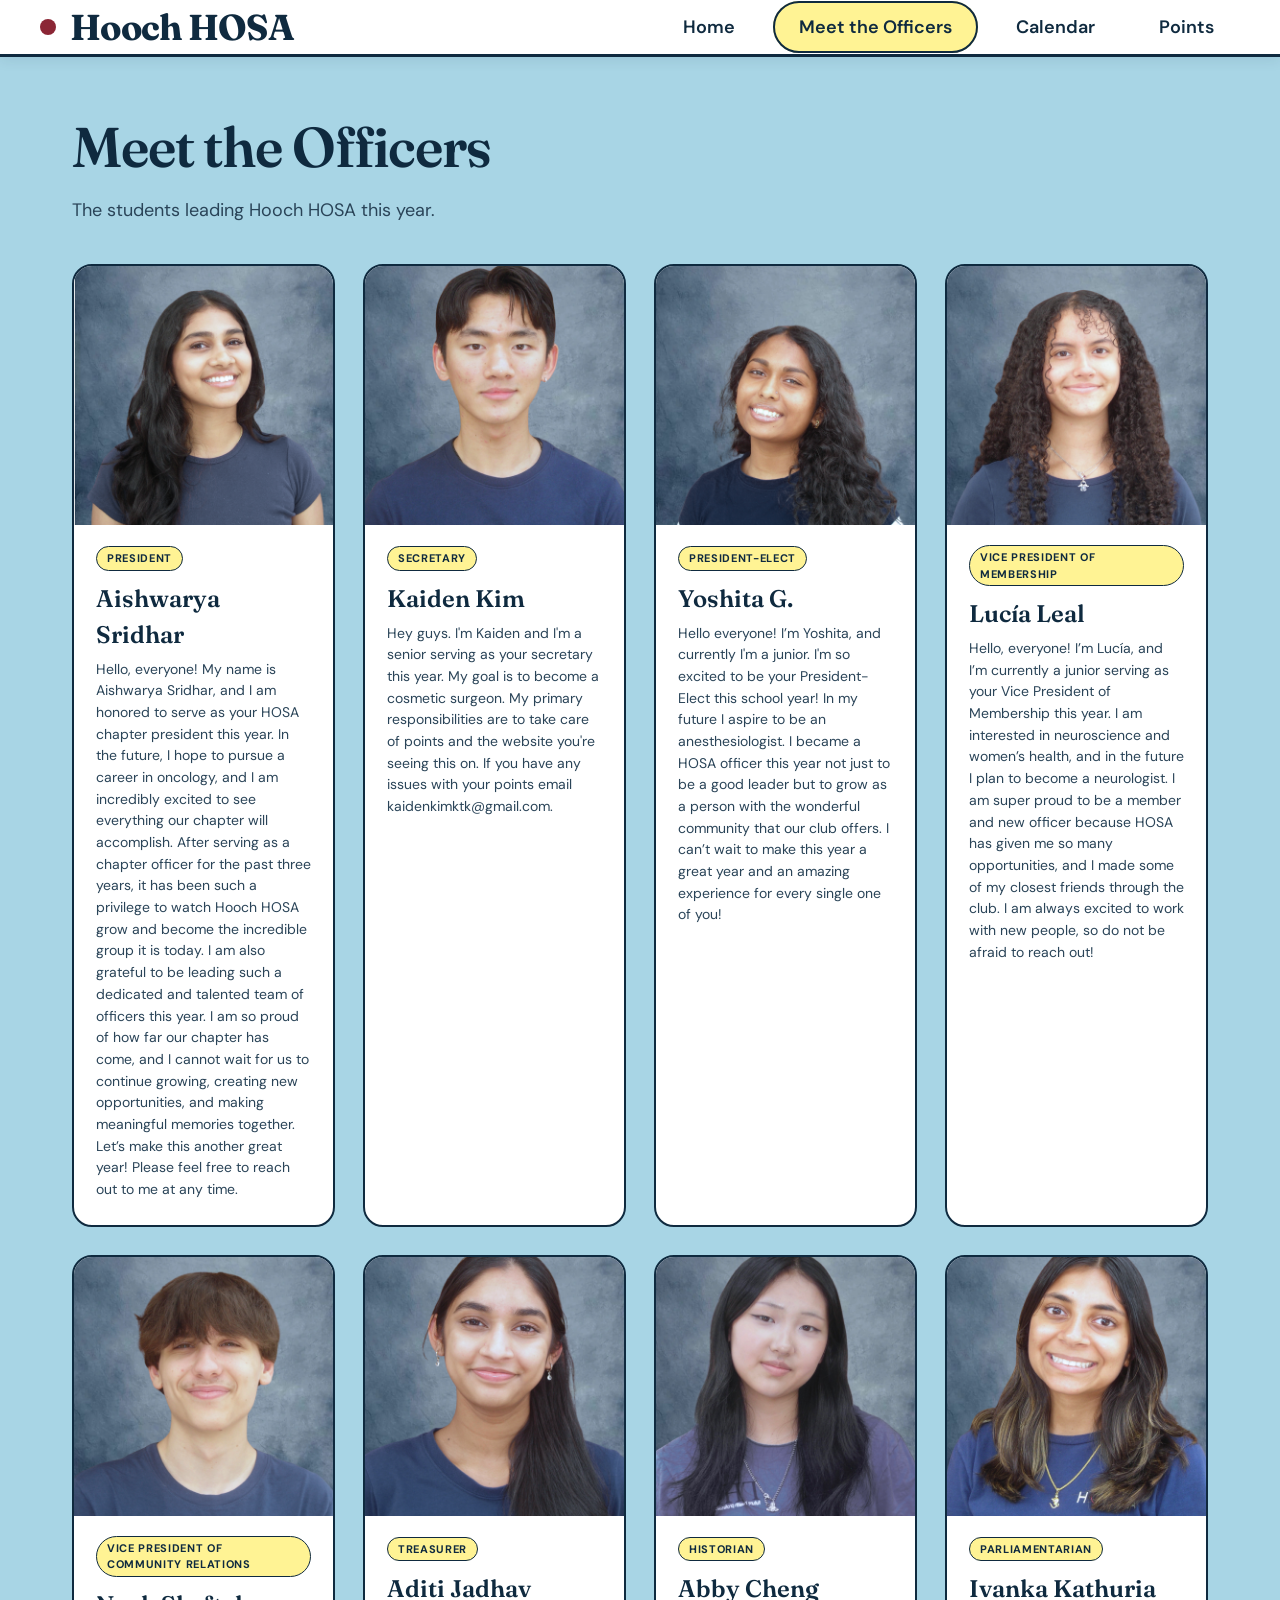
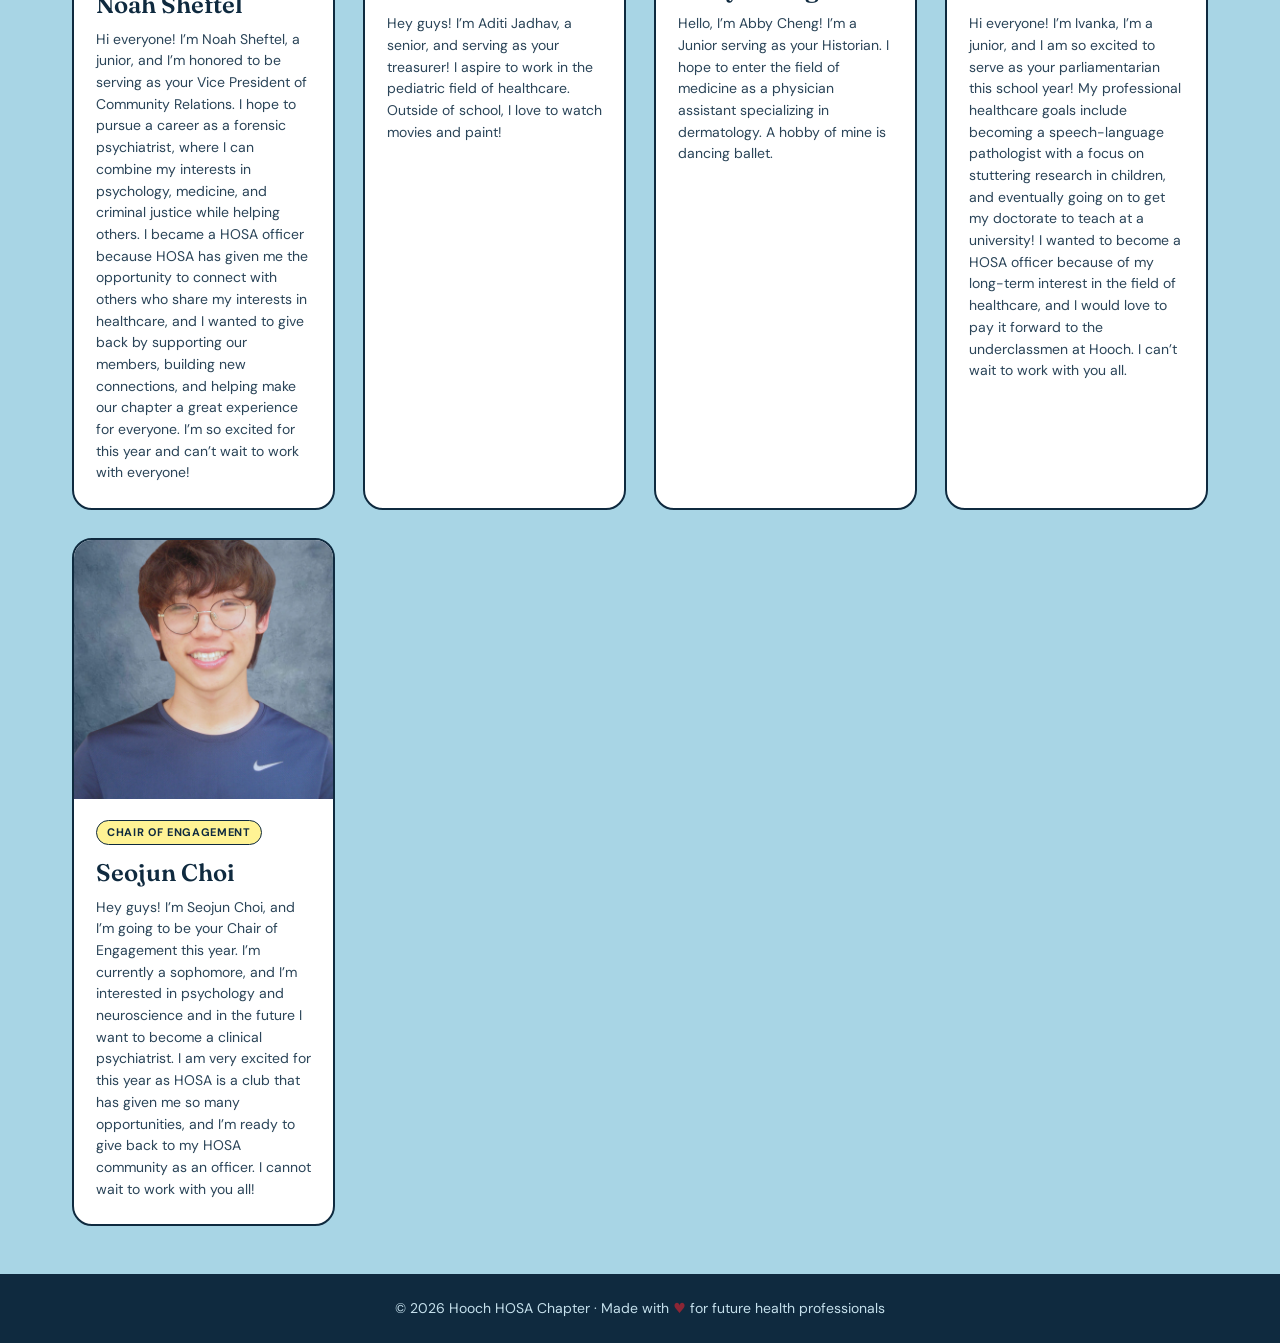
<file: hosa-website/officers.html>
<!DOCTYPE html>
<html lang="en">
<head>
  <meta charset="UTF-8" />
  <meta name="viewport" content="width=device-width, initial-scale=1.0" />
  <title>Meet the Officers — Hooch HOSA</title>
  <link rel="stylesheet" href="styles.css" />
</head>
<body>

  <!-- ============ NAVIGATION ============ -->
  <nav class="navbar">
    <a href="index.html" class="navbar-logo">
      <span class="logo-dot"></span>
      Hooch HOSA
    </a>
    <button class="nav-toggle" onclick="document.getElementById('navLinks').classList.toggle('open')">☰</button>
    <ul class="navbar-links" id="navLinks">
      <li><a href="index.html">Home</a></li>
      <li><a href="officers.html" class="active">Meet the Officers</a></li>
      <!-- UPDATE the # below with your Google Doc URL when ready -->
      <li><a href="https://docs.google.com/document/d/1BckQxEflYLn_q7X08YZLJKJpTsQtnisL/edit" target="_blank" rel="noopener">Calendar</a></li>
      <li><a href="points.html">Points</a></li>
    </ul>
  </nav>

  <main>
    <div class="container">
      <h1 class="page-title">Meet the Officers</h1>
      <p class="page-subtitle">The students leading Hooch HOSA this year.</p>

      <!-- The officer cards will appear inside this div automatically. -->
      <div class="officers-grid" id="officersGrid"></div>
    </div>
  </main>

  <footer class="footer">
    © <span id="year"></span> Hooch HOSA Chapter · Made with <span class="footer-heart">♥</span> for future health professionals
  </footer>

  <script>
    document.getElementById('year').textContent = new Date().getFullYear();

    /* ===============================================================
       👇  EDIT YOUR OFFICERS HERE  👇
       ===============================================================
       Each officer is a block of 4 lines between { and }.
       To change someone, just edit the text between the quotes.

       FIELDS:
         name  — The officer's name shown on the card
         role  — Their position (President, VP, etc.)
         photo — Path to their picture. Examples:
                   "images/jane.jpg"   → uses that image
                   ""                  → shows their initials instead
         bio   — A short sentence about them

       TO ADD AN OFFICER: copy one whole { ... }, block (including
       the comma at the end) and paste it inside the [ ].

       TO REMOVE AN OFFICER: delete the whole { ... }, block.

       TO ADD A PHOTO:
         1. Put the photo in the "images" folder (next to this file).
         2. Set photo to something like "images/their-name.jpg".
       =============================================================== */

    const OFFICERS = [
      {
        name: "Aishwarya Sridhar",
        role: "President",
        photo: "images/aish.jpg",
        bio: "Hello, everyone! My name is Aishwarya Sridhar, and I am honored to serve as your HOSA chapter president this year. In the future, I hope to pursue a career in oncology, and I am incredibly excited to see everything our chapter will accomplish. After serving as a chapter officer for the past three years, it has been such a privilege to watch Hooch HOSA grow and become the incredible group it is today. I am also grateful to be leading such a dedicated and talented team of officers this year. I am so proud of how far our chapter has come, and I cannot wait for us to continue growing, creating new opportunities, and making meaningful memories together. Let’s make this another great year! Please feel free to reach out to me at any time."
      },
      {
        name: "Kaiden Kim",
        role: "Secretary",
        photo: "images/kaiden.jpg",
        bio: "Hey guys. I'm Kaiden and I'm a senior serving as your secretary this year. My goal is to become a cosmetic surgeon. My primary responsibilities are to take care of points and the website you're seeing this on. If you have any issues with your points email kaidenkimktk@gmail.com.  "
      },
      {
        name: "Yoshita G.",
        role: "President-Elect",
        photo: "images/yosh.jpg",
        bio: "Hello everyone! I’m Yoshita, and currently I'm a junior. I'm so excited to be your President-Elect this school year! In my future I aspire to be an anesthesiologist. I became a HOSA officer this year not just to be a good leader but to grow as a person with the wonderful community that our club offers. I can’t wait to make this year a great year and an amazing experience  for every single one of you!"
      },
      {
        name: "Lucía Leal",
        role: "Vice President of Membership",
        photo: "images/lucia.jpg",
        bio: "Hello, everyone! I’m Lucía, and I’m currently a junior serving as your Vice President of Membership this year. I am interested in neuroscience and women’s health, and in the future I plan to become a neurologist. I am super proud to be a member and new officer because HOSA has given me so many opportunities, and I made some of my closest friends through the club. I am always excited to work with new people, so do not be afraid to reach out!"
      },
      {
        name: "Noah Sheftel",
        role: "Vice President of Community Relations",
        photo: "images/noah.jpg",
        bio: "Hi everyone! I’m Noah Sheftel, a junior, and I’m honored to be serving as your Vice President of Community Relations. I hope to pursue a career as a forensic psychiatrist, where I can combine my interests in psychology, medicine, and criminal justice while helping others. I became a HOSA officer because HOSA has given me the opportunity to connect with others who share my interests in healthcare, and I wanted to give back by supporting our members, building new connections, and helping make our chapter a great experience for everyone. I’m so excited for this year and can’t wait to work with everyone!"
      },
      {
        name: "Aditi Jadhav",
        role: "Treasurer",
        photo: "images/aditi.jpg",
        bio: "Hey guys! I’m Aditi Jadhav, a senior, and serving as your treasurer! I aspire to work in the pediatric field of healthcare. Outside of school, I love to watch movies and paint!"
      },
      {
        name: "Abby Cheng",
        role: "Historian",
        photo: "images/abby.jpg",
        bio: "Hello, I’m Abby Cheng! I’m a Junior serving as your Historian. I hope to enter the field of medicine as a physician assistant specializing in dermatology. A hobby of mine is dancing ballet."
      },
      {
        name: "Ivanka Kathuria",
        role: "Parliamentarian",
        photo: "images/ivanka.jpg",
        bio: "Hi everyone! I’m Ivanka, I’m a junior, and I am so excited to serve as your parliamentarian this school year! My professional healthcare goals include becoming a speech-language pathologist with a focus on stuttering research in children, and eventually going on to get my doctorate to teach at a university! I wanted to become a HOSA officer because of my long-term interest in the field of healthcare, and I would love to pay it forward to the underclassmen at Hooch. I can’t wait to work with you all."
      },
      {
        name: "Seojun Choi",
        role: "Chair of Engagement",
        photo: "images/seojun.jpg",
        bio: "Hey guys! I’m Seojun Choi, and I’m going to be your Chair of Engagement this year. I’m currently a sophomore, and I’m interested in psychology and neuroscience and in the future I want to become a clinical psychiatrist. I am very excited for this year as HOSA is a club that has given me so many opportunities, and I’m ready to give back to my HOSA community as an officer. I cannot wait to work with you all!"
      },
    ];

    /* ===============================================================
       Nothing below this line needs to be edited.
       =============================================================== */

    function getInitials(name) {
      return name
        .split(/\s+/)
        .filter(Boolean)
        .map(w => w[0])
        .slice(0, 2)
        .join('')
        .toUpperCase();
    }

    function escapeHtml(s) {
      return String(s).replace(/[&<>"']/g, c =>
        ({'&':'&amp;','<':'&lt;','>':'&gt;','"':'&quot;',"'":'&#39;'}[c])
      );
    }

    function renderOfficers() {
      const grid = document.getElementById('officersGrid');

      if (!OFFICERS.length) {
        grid.innerHTML = '<p style="grid-column: 1/-1; text-align:center; color: var(--navy-soft);">No officers added yet.</p>';
        return;
      }

      grid.innerHTML = OFFICERS.map(o => {
        const hasPhoto = o.photo && o.photo.trim();
        const photoStyle = hasPhoto
          ? `style="background-image: url('${escapeHtml(o.photo)}')"`
          : '';
        const photoInner = hasPhoto ? '' : escapeHtml(getInitials(o.name));

        return `
          <div class="officer-card">
            <div class="officer-photo" ${photoStyle}>${photoInner}</div>
            <div class="officer-info">
              <span class="officer-role">${escapeHtml(o.role)}</span>
              <div class="officer-name">${escapeHtml(o.name)}</div>
              <p class="officer-bio">${escapeHtml(o.bio)}</p>
            </div>
          </div>
        `;
      }).join('');
    }

    renderOfficers();
  </script>
</body>
</html>
</file>
<file: hosa-website/styles.css>
/* ============================================================
   HOSA Website — Shared Styles
   Palette: light blue background, pale yellow accent, navy text
   ============================================================ */

@import url('https://fonts.googleapis.com/css2?family=Fraunces:opsz,wght@9..144,400;9..144,500;9..144,600;9..144,700&family=DM+Sans:wght@400;500;600;700&display=swap');

:root {
  --bg-blue: #A8D5E5;
  --bg-blue-soft: #C5E0EC;
  --accent-yellow: #FFF394;
  --accent-yellow-hover: #FFE94A;
  --navy: #0F2A3F;
  --navy-soft: #2A4458;
  --white: #FFFFFF;
  --border: #0F2A3F;
  --maroon: #8B2635;
  --shadow: 0 4px 12px rgba(15, 42, 63, 0.08);
  --shadow-lg: 0 12px 32px rgba(15, 42, 63, 0.15);

  --font-display: 'Fraunces', Georgia, serif;
  --font-body: 'DM Sans', system-ui, sans-serif;
}

* {
  box-sizing: border-box;
  margin: 0;
  padding: 0;
}

html, body {
  height: 100%;
}

body {
  font-family: var(--font-body);
  background: var(--bg-blue);
  color: var(--navy);
  min-height: 100vh;
  display: flex;
  flex-direction: column;
  line-height: 1.5;
}

/* ============================================================
   NAVIGATION BAR
   ============================================================ */

.navbar {
  background: var(--white);
  border-bottom: 3px solid var(--navy);
  padding: 0 40px;
  display: flex;
  align-items: center;
  justify-content: space-between;
  height: 96px;
  position: sticky;
  top: 0;
  z-index: 100;
  box-shadow: var(--shadow);
}

.navbar-logo {
  font-family: var(--font-display);
  font-weight: 700;
  font-size: 36px;
  color: var(--navy);
  text-decoration: none;
  letter-spacing: -0.02em;
  display: flex;
  align-items: center;
  gap: 14px;
}

.navbar-logo .logo-dot {
  width: 16px;
  height: 16px;
  background: var(--maroon);
  border-radius: 50%;
  display: inline-block;
}

.navbar-links {
  display: flex;
  gap: 12px;
  list-style: none;
  align-items: center;
}

.navbar-links a {
  font-family: var(--font-body);
  font-weight: 600;
  font-size: 18px;
  color: var(--navy);
  text-decoration: none;
  padding: 12px 24px;
  border-radius: 999px;
  transition: all 0.2s ease;
  border: 2px solid transparent;
}

.navbar-links a:hover {
  background: var(--bg-blue-soft);
  border-color: var(--navy);
}

.navbar-links a.active {
  background: var(--accent-yellow);
  border-color: var(--navy);
}

/* Mobile nav */
.nav-toggle {
  display: none;
  background: none;
  border: 2px solid var(--navy);
  border-radius: 8px;
  padding: 8px 12px;
  font-size: 18px;
  cursor: pointer;
}

@media (max-width: 768px) {
  .navbar {
    padding: 0 20px;
    height: 64px;
  }
  .navbar-logo {
    font-size: 22px;
  }
  .nav-toggle {
    display: block;
  }
  .navbar-links {
    display: none;
    position: absolute;
    top: 64px;
    left: 0;
    right: 0;
    background: var(--white);
    flex-direction: column;
    padding: 16px;
    gap: 4px;
    border-bottom: 2px solid var(--navy);
  }
  .navbar-links.open {
    display: flex;
  }
  .navbar-links a {
    width: 100%;
    text-align: center;
  }
}

/* ============================================================
   GENERAL LAYOUT
   ============================================================ */

main {
  flex: 1;
  display: flex;
  flex-direction: column;
}

.container {
  max-width: 1200px;
  margin: 0 auto;
  padding: 48px 32px;
  width: 100%;
}

.page-title {
  font-family: var(--font-display);
  font-size: clamp(36px, 5vw, 56px);
  font-weight: 600;
  letter-spacing: -0.02em;
  margin-bottom: 8px;
  color: var(--navy);
}

.page-subtitle {
  font-size: 18px;
  color: var(--navy-soft);
  margin-bottom: 40px;
}

/* ============================================================
   FOOTER
   ============================================================ */

.footer {
  background: var(--navy);
  color: var(--bg-blue-soft);
  padding: 24px 32px;
  text-align: center;
  font-size: 14px;
  margin-top: auto;
}

.footer-heart {
  color: var(--maroon);
}

/* ============================================================
   HOMEPAGE — HERO + SLIDESHOW
   ============================================================ */

.hero {
  padding: 56px 32px 32px;
  text-align: center;
  max-width: 900px;
  margin: 0 auto;
}

.hero h1 {
  font-family: var(--font-display);
  font-size: clamp(44px, 6.5vw, 76px);
  font-weight: 600;
  letter-spacing: -0.03em;
  line-height: 1.05;
  margin-bottom: 16px;
  color: var(--navy);
}

.hero h1 em {
  font-style: italic;
  color: var(--maroon);
}

.hero p {
  font-size: 18px;
  color: var(--navy-soft);
  max-width: 600px;
  margin: 0 auto;
}

.slideshow {
  max-width: 1600px;
  margin: 30px auto 80px;
  padding: 0 60px;
  position: relative;
}

.slideshow-frame {
  position: relative;
  width: 100%;
  aspect-ratio: 16 / 9;
  min-height: 600px;
  border-radius: 24px;
  overflow: hidden;
  border: 3px solid var(--navy);
  background: var(--navy);
  box-shadow: var(--shadow-lg);
}

.slide {
  position: absolute;
  inset: 0;
  opacity: 0;
  transition: opacity 0.8s ease;
  display: flex;
  align-items: center;
  justify-content: center;
  background-size: cover;
  background-position: center;
  background-color: var(--bg-blue-soft);
}

.slide.active {
  opacity: 1;
}

/* Placeholder styling shown if no image is set */
.slide-placeholder {
  width: 100%;
  height: 100%;
  display: flex;
  flex-direction: column;
  align-items: center;
  justify-content: center;
  gap: 12px;
  color: var(--white);
  font-family: var(--font-display);
  font-size: 32px;
  font-weight: 500;
  background: linear-gradient(135deg, #2A4458 0%, #0F2A3F 100%);
}

.slide-placeholder span {
  font-family: var(--font-body);
  font-size: 14px;
  opacity: 0.7;
  font-weight: 400;
}

.slide-nav {
  position: absolute;
  top: 50%;
  transform: translateY(-50%);
  background: var(--white);
  border: 2px solid var(--navy);
  width: 48px;
  height: 48px;
  border-radius: 50%;
  font-size: 20px;
  cursor: pointer;
  display: flex;
  align-items: center;
  justify-content: center;
  z-index: 10;
  transition: all 0.2s ease;
  color: var(--navy);
}

.slide-nav:hover {
  background: var(--accent-yellow);
}

.slide-nav.prev { left: 48px; }
.slide-nav.next { right: 48px; }

.slide-dots {
  display: flex;
  gap: 10px;
  justify-content: center;
  margin-top: 20px;
}

.slide-dot {
  width: 10px;
  height: 10px;
  border-radius: 50%;
  background: transparent;
  border: 2px solid var(--navy);
  cursor: pointer;
  padding: 0;
  transition: all 0.2s ease;
}

.slide-dot.active {
  background: var(--navy);
  transform: scale(1.2);
}

@media (max-width: 640px) {
  .slide-nav.prev { left: 12px; }
  .slide-nav.next { right: 12px; }
  .slide-nav { width: 40px; height: 40px; }
  .slideshow { padding: 0 16px; }
}

/* Quick-info cards under slideshow */
.info-strip {
  max-width: 1100px;
  margin: 0 auto 64px;
  padding: 0 32px;
  display: grid;
  grid-template-columns: repeat(auto-fit, minmax(240px, 1fr));
  gap: 20px;
}

.info-card {
  background: var(--white);
  border: 2px solid var(--navy);
  border-radius: 16px;
  padding: 24px;
  transition: transform 0.2s ease, box-shadow 0.2s ease;
}

.info-card:hover {
  transform: translateY(-4px);
  box-shadow: var(--shadow-lg);
}

.info-card h3 {
  font-family: var(--font-display);
  font-size: 22px;
  font-weight: 600;
  margin-bottom: 8px;
  color: var(--navy);
}

.info-card p {
  font-size: 15px;
  color: var(--navy-soft);
}

.info-card-tag {
  display: inline-block;
  background: var(--accent-yellow);
  border: 1.5px solid var(--navy);
  padding: 4px 10px;
  border-radius: 999px;
  font-size: 12px;
  font-weight: 600;
  margin-bottom: 12px;
  letter-spacing: 0.04em;
  text-transform: uppercase;
}

/* ============================================================
   OFFICERS PAGE
   ============================================================ */

.officers-grid {
  display: grid;
  grid-template-columns: repeat(auto-fit, minmax(260px, 1fr));
  gap: 28px;
  margin-top: 16px;
}

.officer-card {
  background: var(--white);
  border: 2px solid var(--navy);
  border-radius: 20px;
  overflow: hidden;
  transition: transform 0.2s ease, box-shadow 0.2s ease;
}

.officer-card:hover {
  transform: translateY(-6px);
  box-shadow: var(--shadow-lg);
}

.officer-photo {
  width: 100%;
  aspect-ratio: 1 / 1;
  background: linear-gradient(135deg, #2A4458 0%, #0F2A3F 100%);
  display: flex;
  align-items: center;
  justify-content: center;
  color: var(--white);
  font-family: var(--font-display);
  font-size: 56px;
  font-weight: 600;
  background-size: cover;
  background-position: center;
}

.officer-info {
  padding: 20px 22px 24px;
}

.officer-role {
  display: inline-block;
  background: var(--accent-yellow);
  border: 1.5px solid var(--navy);
  padding: 3px 10px;
  border-radius: 999px;
  font-size: 11px;
  font-weight: 700;
  letter-spacing: 0.06em;
  text-transform: uppercase;
  margin-bottom: 10px;
}

.officer-name {
  font-family: var(--font-display);
  font-size: 24px;
  font-weight: 600;
  margin-bottom: 6px;
  color: var(--navy);
}

.officer-bio {
  font-size: 14px;
  color: var(--navy-soft);
  line-height: 1.55;
}

/* ============================================================
   POINTS PAGE — matches the screenshot
   ============================================================ */

.points-page {
  padding: 0;
}

.search-bar {
  display: flex;
  gap: 16px;
  padding: 24px 32px;
  align-items: center;
  background: var(--bg-blue);
}

.search-input {
  flex: 1;
  padding: 18px 24px;
  font-size: 16px;
  font-family: var(--font-body);
  background: #98C0D2;
  border: none;
  border-radius: 999px;
  color: var(--navy);
  outline: none;
  transition: box-shadow 0.2s ease;
}

.search-input::placeholder {
  color: var(--navy-soft);
  opacity: 0.85;
}

.search-input:focus {
  box-shadow: 0 0 0 3px var(--navy);
}

.search-button {
  background: var(--accent-yellow);
  border: none;
  border-radius: 999px;
  padding: 18px 36px;
  font-size: 16px;
  font-family: var(--font-body);
  font-weight: 600;
  color: var(--navy);
  cursor: pointer;
  transition: all 0.2s ease;
}

.search-button:hover {
  background: var(--accent-yellow-hover);
  transform: translateY(-1px);
}

.search-button:active {
  transform: translateY(0);
}

.results-table {
  width: 100%;
  border-collapse: collapse;
  background: var(--white);
  margin: 0;
  font-size: 16px;
}

.results-table th,
.results-table td {
  border: 1px solid var(--navy);
  padding: 18px 16px;
  text-align: center;
  font-family: var(--font-body);
}

.results-table th {
  background: var(--white);
  font-weight: 500;
  font-size: 16px;
}

.results-table td {
  background: var(--white);
}

.status-message {
  padding: 32px;
  text-align: center;
  font-size: 16px;
  color: var(--navy-soft);
  background: var(--bg-blue);
}

.status-message.error {
  color: var(--maroon);
  font-weight: 500;
}

@media (max-width: 640px) {
  .search-bar {
    flex-direction: column;
    padding: 20px;
  }
  .search-input, .search-button {
    width: 100%;
  }
  .results-table {
    font-size: 14px;
  }
  .results-table th, .results-table td {
    padding: 12px 8px;
  }
}
</file>
